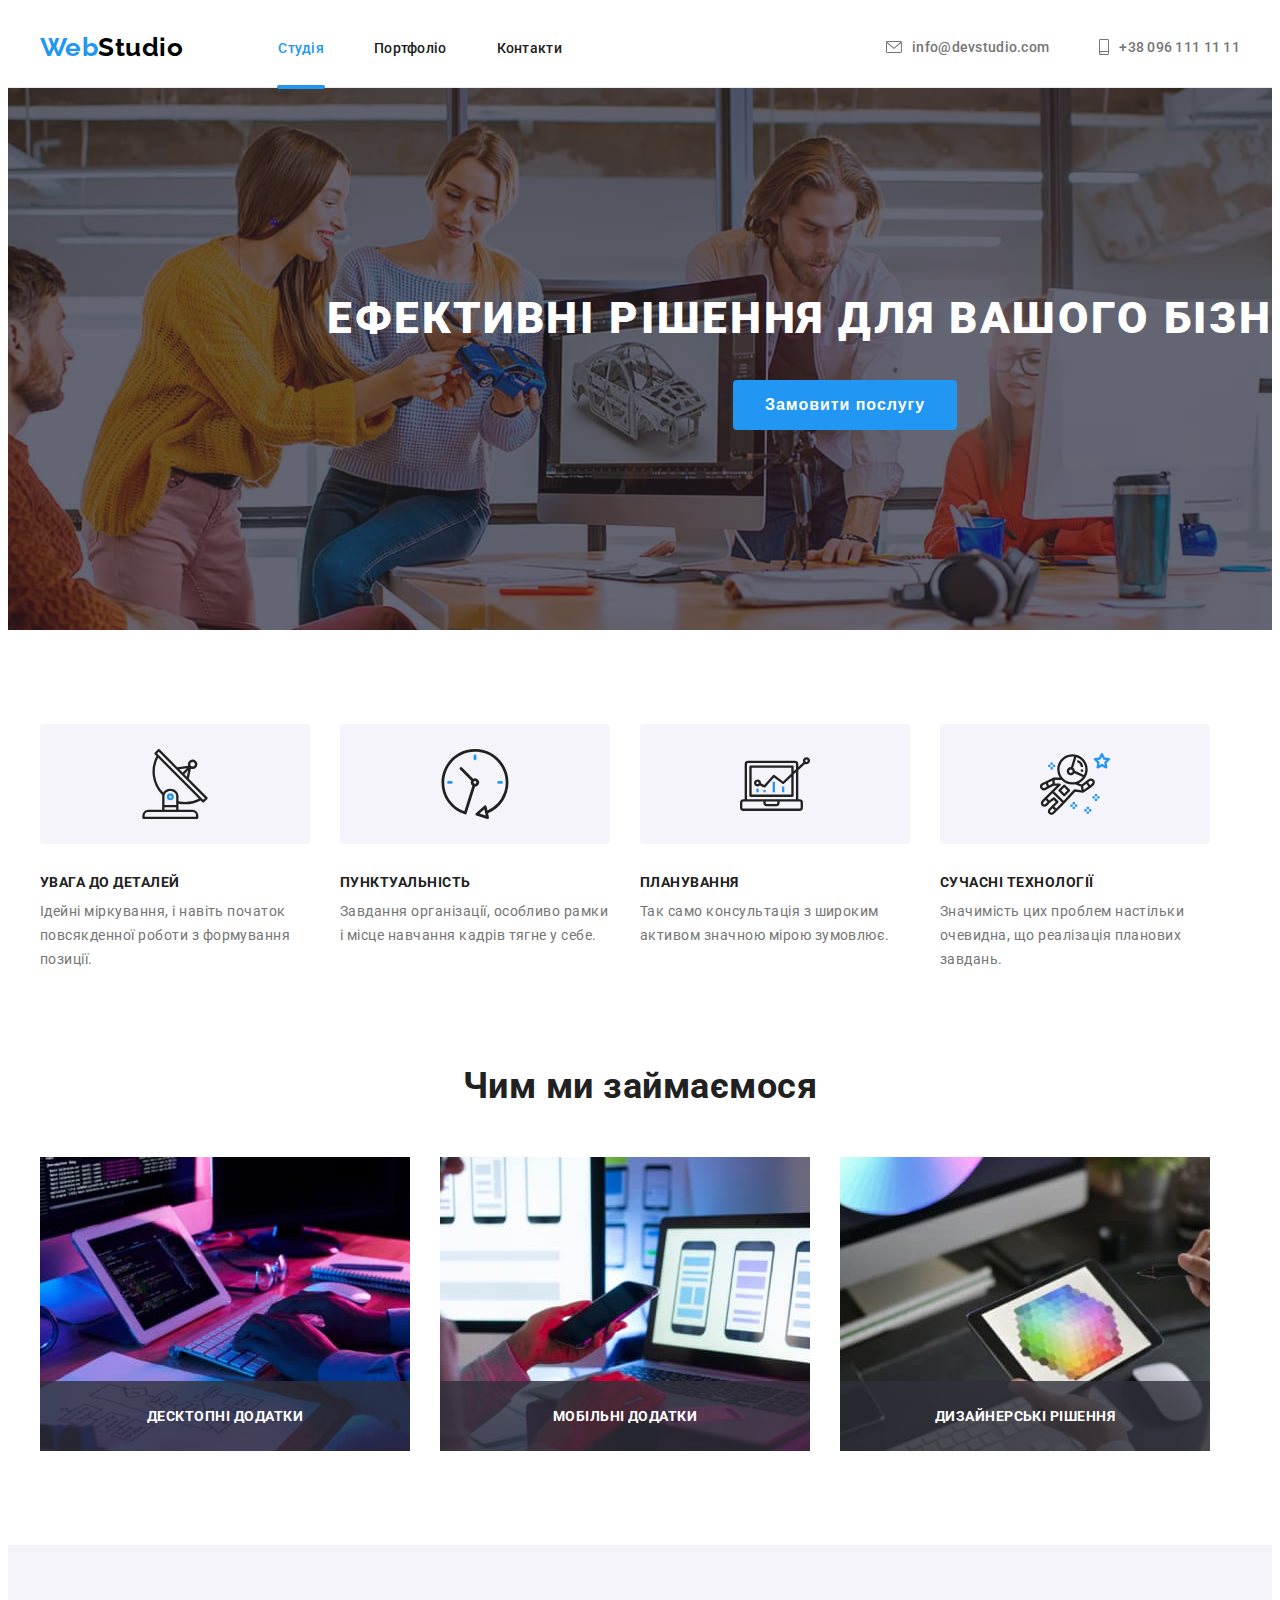
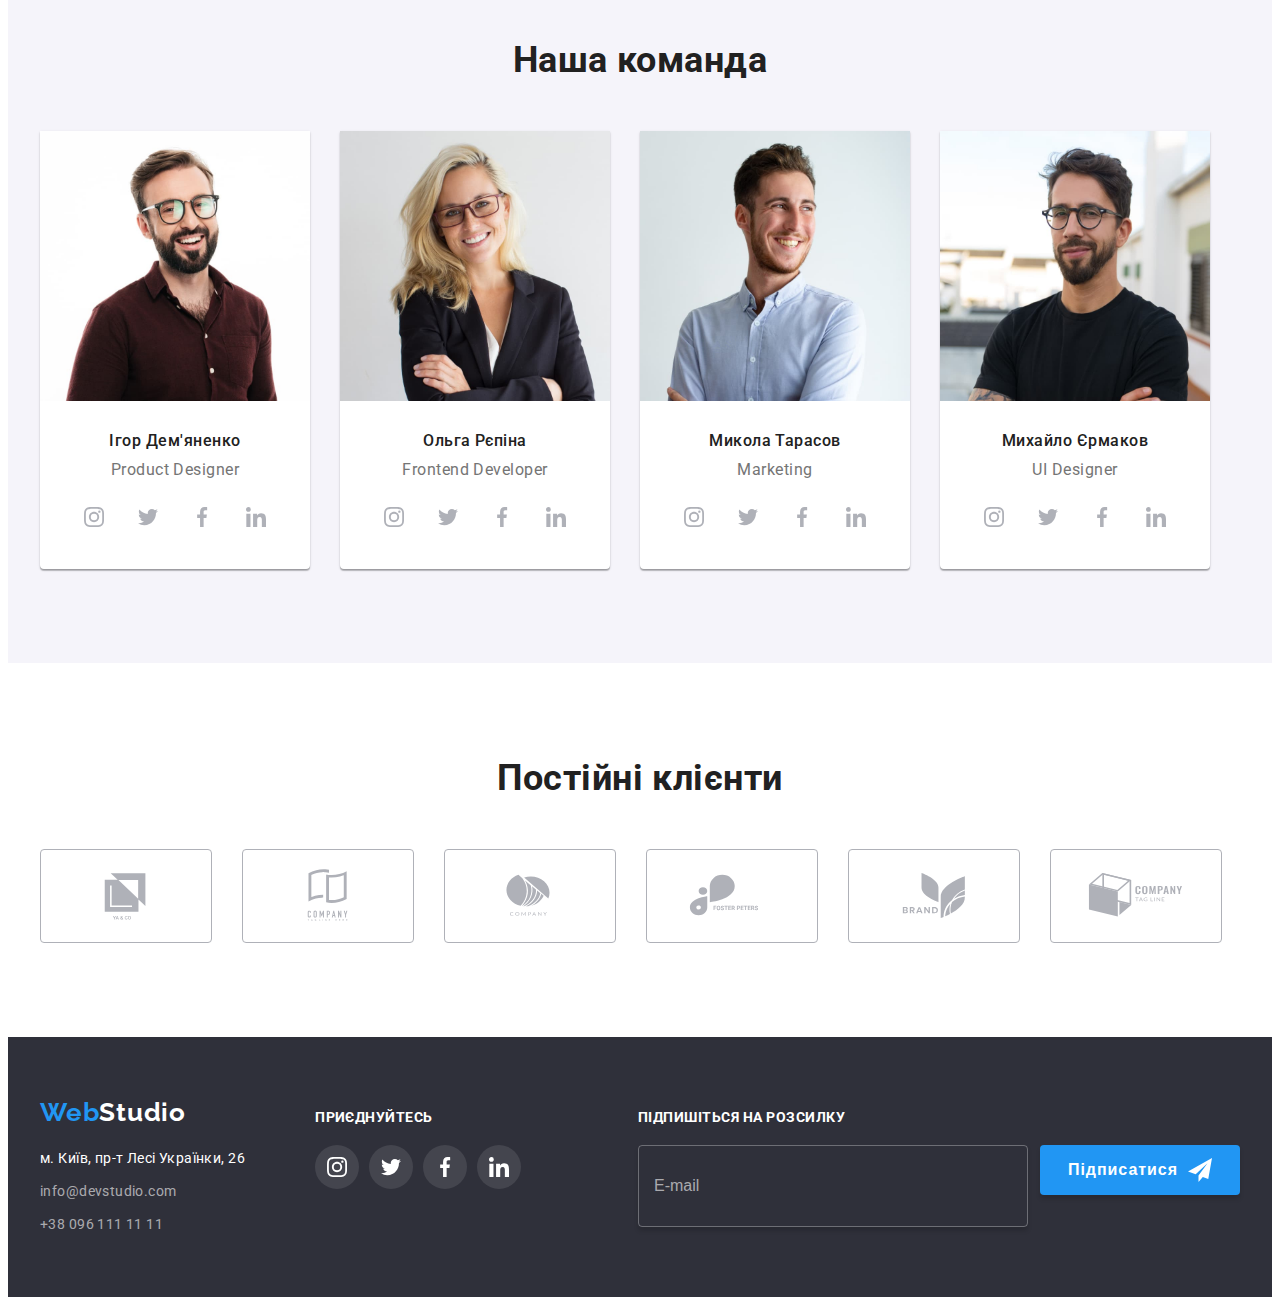
<file: index.html>
<!DOCTYPE html>
<html lang="uk">
<head>
    <meta charset="UTF-8">
    <meta http-equiv="X-UA-Compatible" content="IE=edge">
    <meta name="viewport" content="width=device-width, initial-scale=1.0">

    <link rel="preconnect" href="https://fonts.gstatic.com" crossorigin>
    <link href="https://fonts.googleapis.com/css2?family=Raleway:wght@700&family=Roboto:wght@400;500;700;900&display=swap" rel="stylesheet">
    
    <!-- Modern normalize -->
    <link rel="stylesheet" href="https://cdnjs.cloudflare.com/ajax/libs/modern-normalize/1.1.0/modern-normalize.min.css" integrity="sha512-wpPYUAdjBVSE4KJnH1VR1HeZfpl1ub8YT/NKx4PuQ5NmX2tKuGu6U/JRp5y+Y8XG2tV+wKQpNHVUX03MfMFn9Q==" crossorigin="anonymous" referrerpolicy="no-referrer">
    
    <link rel="stylesheet" href="./css/style.css">

    <title>HomeWork</title>
</head>
<body>

    <!--  Header  -->
    <header class="header-section">
        <div class="container">
            <nav class="navigation">
                <a class="logo-header" href="index.html"><span class="logo-header-blue">Web</span>Studio</a>
                <ul class="nav-menu">
                    <li class="nav-menu-element"><a class="nav-menu-link current" href="./index.html">Студія</a></li>
                    <li class="nav-menu-element"><a class="nav-menu-link" href="./portfolio.html">Портфоліо</a></li>
                    <li class="nav-menu-element"><a class="nav-menu-link" href="">Контакти</a></li>
                </ul>
                <ul class="nav-contacts">
                    <li class="nav-contacts-element">
                        <a class="nav-contacts-link" href="mailto:info@devstudio.com">
                            <svg class="contacts-icon" width="16" height="12">
                                <use href="./img/icons.svg#mail"></use>
                            </svg>
                            info@devstudio.com
                        </a>
                    </li>
                    <li class="nav-contacts-element">
                        <a class="nav-contacts-link" href="tel:+380961111111">
                            <svg class="contacts-icon" width="10" height="16">
                              <use href="./img/icons.svg#smartphone"></use>
                            </svg>
                            +38 096 111 11 11
                        </a>
                    </li>
                </ul>
            </nav>
        </div>
    </header>
    <main>

        <!--  Hero  -->
        <section class="hero">
            <div class="hero-container container">
                <h1 class="hero-heading">Ефективні рішення для вашого бізнесу</h1>
                <button class="hero-button" type="button" data-modal-open>Замовити послугу</button>
            </div>
        </section>

        <!--  Features  -->
        <section class="features">
            <div class="container">
                <h2 class="visually-hidden">Особливості</h2>
                <ul class="features-list">
                    <li class="features-element">
                        <div class="features-icon">
                            <svg class="" width="70" height="70">
                                <use href="./img/icons.svg#antenna"></use>
                            </svg>
                        </div>
                        <h3 class="features-heading">Увага до деталей</h3>
                        <p class="features-text">Ідейні міркування, і навіть початок повсякденної роботи з формування позиції.</p>
                    </li>
                    <li class="features-element">
                        <div class="features-icon">
                            <svg class="" width="70" height="70">
                                <use href="./img/icons.svg#clock"></use>
                            </svg>
                        </div>
                        <h3 class="features-heading">Пунктуальність</h3>
                        <p class="features-text">Завдання організації, особливо рамки і місце навчання кадрів тягне у себе.</p>
                    </li>
                    <li class="features-element">
                        <div class="features-icon">
                            <svg class="" width="70" height="70">
                                <use href="./img/icons.svg#diagram"></use>
                            </svg>
                        </div>
                        <h3 class="features-heading">Планування</h3>
                        <p class="features-text">Так само консультація з широким активом значною мірою зумовлює.</p>
                    </li>
                    <li class="features-element">
                        <div class="features-icon">
                            <svg class="" width="70" height="70">
                                <use href="./img/icons.svg#astronaut"></use>
                            </svg>
                        </div>
                        <h3 class="features-heading">Сучасні технології</h3>
                        <p class="features-text">Значимість цих проблем настільки очевидна, що реалізація планових завдань.</p>
                    </li>
                </ul>
            </div>
        </section>

        <!--  What we do  -->
        <section class="work">
            <div class="container">
                <h2 class="work-heading">Чим ми займаємося</h2>
                <ul class="work-list">
                    <li class="work-element">
                        <img src="./img/webstudio-img-1.jpg" alt="typing" width="370" height="294">
                        <p class="work-text">Десктопні додатки</p>
                    </li>
                    <li class="work-element">
                        <img src="./img/webstudio-img-2.jpg" alt="design" width="370" height="294">
                        <p class="work-text">Мобільні додатки</p>
                    </li>
                    <li class="work-element">
                        <img src="./img/webstudio-img-3.jpg" alt="color-matching" width="370" height="294">
                        <p class="work-text">Дизайнерські рішення</p>
                    </li>
                </ul>
            </div>
        </section>

        <!--  Our team  -->
        <section class="team">
            <div class="container">
                <h2 class="team-heading">Наша команда</h2>
                <ul class="team-members">
                    <li class="team-member">
                        <img src="./img/member-1.jpg" alt="Ihor Dem`yanenko" width="270" height="270">
                        <div class="member-info">
                            <h3 class="member-name">Ігор Дем'яненко</h3>
                            <p class="member-job">Product Designer</p>
                            <ul class="socials-list">
                                <li class="socials-element">
                                    <a class="socials-link" href="https://www.instagram.com/" target="_blank" rel="noopener nofollow noreferer">
                                        <svg class="socials-icon" width="20" height="20">
                                            <use href="./img/icons.svg#instagram"></use>
                                        </svg>
                                    </a>
                                </li>
                                <li class="socials-element">
                                    <a class="socials-link" href="https://twitter.com/" target="_blank" rel="noopener nofollow noreferer">
                                        <svg class="socials-icon" width="20" height="20">
                                            <use href="./img/icons.svg#twitter"></use>
                                        </svg>
                                    </a>
                                </li>
                                <li class="socials-element">
                                    <a class="socials-link" href="https://m.facebook.com/" target="_blank" rel="noopener nofollow noreferer">
                                        <svg class="socials-icon" width="20" height="20">
                                            <use href="./img/icons.svg#facebook"></use>
                                        </svg>
                                    </a>
                                </li>
                                <li class="socials-element">
                                    <a class="socials-link" href="https://www.linkedin.com/" target="_blank" rel="noopener nofollow noreferer">
                                        <svg class="socials-icon" width="20" height="20">
                                            <use href="./img/icons.svg#linkedin"></use>
                                        </svg>
                                    </a>
                                </li>
                            </ul>
                        </div>
                    </li>
                    <li class="team-member">
                        <img src="./img/member-2.jpg" alt="Olha Repina" width="270" height="270">
                        <div class="member-info">
                            <h3 class="member-name">Ольга Рєпіна</h3>
                            <p class="member-job">Frontend Developer</p>
                            <ul class="socials-list">
                                <li class="socials-element">
                                    <a class="socials-link" href="https://www.instagram.com/" target="_blank" rel="noopener nofollow noreferer">
                                        <svg class="socials-icon" width="20" height="20">
                                            <use href="./img/icons.svg#instagram"></use>
                                        </svg>
                                    </a>
                                </li>
                                <li class="socials-element">
                                    <a class="socials-link" href="https://twitter.com/" target="_blank" rel="noopener nofollow noreferer">
                                        <svg class="socials-icon" width="20" height="20">
                                            <use href="./img/icons.svg#twitter"></use>
                                        </svg>
                                    </a>
                                </li>
                                <li class="socials-element">
                                    <a class="socials-link" href="https://m.facebook.com/" target="_blank" rel="noopener nofollow noreferer">
                                        <svg class="socials-icon" width="20" height="20">
                                            <use href="./img/icons.svg#facebook"></use>
                                        </svg>
                                    </a>
                                </li>
                                <li class="socials-element">
                                    <a class="socials-link" href="https://www.linkedin.com/" target="_blank" rel="noopener nofollow noreferer">
                                        <svg class="socials-icon" width="20" height="20">
                                            <use href="./img/icons.svg#linkedin"></use>
                                        </svg>
                                    </a>
                                </li>
                            </ul>
                        </div>
                    </li>
                    <li class="team-member">
                        <img src="./img/member-3.jpg" alt="Mikola Tarasov" width="270" height="270">
                        <div class="member-info">
                            <h3 class="member-name">Микола Тарасов</h3>
                            <p class="member-job">Marketing</p>
                            <ul class="socials-list">
                                <li class="socials-element">
                                    <a class="socials-link" href="https://www.instagram.com/" target="_blank" rel="noopener nofollow noreferer">
                                        <svg class="socials-icon" width="20" height="20">
                                            <use href="./img/icons.svg#instagram"></use>
                                        </svg>
                                    </a>
                                </li>
                                <li class="socials-element">
                                    <a class="socials-link" href="https://twitter.com/" target="_blank" rel="noopener nofollow noreferer">
                                        <svg class="socials-icon" width="20" height="20">
                                            <use href="./img/icons.svg#twitter"></use>
                                        </svg>
                                    </a>
                                </li>
                                <li class="socials-element">
                                    <a class="socials-link" href="https://m.facebook.com/" target="_blank" rel="noopener nofollow noreferer">
                                        <svg class="socials-icon" width="20" height="20">
                                            <use href="./img/icons.svg#facebook"></use>
                                        </svg>
                                    </a>
                                </li>
                                <li class="socials-element">
                                    <a class="socials-link" href="https://www.linkedin.com/" target="_blank" rel="noopener nofollow noreferer">
                                        <svg class="socials-icon" width="20" height="20">
                                            <use href="./img/icons.svg#linkedin"></use>
                                        </svg>
                                    </a>
                                </li>
                            </ul>
                        </div>
                    </li>
                    <li class="team-member">
                        <img src="./img/member-4.jpg" alt="Mykhaylo Ermakov" width="270" height="270">
                        <div class="member-info">
                            <h3 class="member-name">Михайло Єрмаков</h3>
                            <p class="member-job">UI Designer</p>
                            <ul class="socials-list">
                                <li class="socials-element">
                                    <a class="socials-link" href="https://www.instagram.com/" target="_blank" rel="noopener nofollow noreferer">
                                        <svg class="socials-icon" width="20" height="20">
                                            <use href="./img/icons.svg#instagram"></use>
                                        </svg>
                                    </a>
                                </li>
                                <li class="socials-element">
                                    <a class="socials-link" href="https://twitter.com/" target="_blank" rel="noopener nofollow noreferer">
                                        <svg class="socials-icon" width="20" height="20">
                                            <use href="./img/icons.svg#twitter"></use>
                                        </svg>
                                    </a>
                                </li>
                                <li class="socials-element">
                                    <a class="socials-link" href="https://m.facebook.com/" target="_blank" rel="noopener nofollow noreferer">
                                        <svg class="socials-icon" width="20" height="20">
                                            <use href="./img/icons.svg#facebook"></use>
                                        </svg>
                                    </a>
                                </li>
                                <li class="socials-element">
                                    <a class="socials-link" href="https://www.linkedin.com/" target="_blank" rel="noopener nofollow noreferer">
                                        <svg class="socials-icon" width="20" height="20">
                                            <use href="./img/icons.svg#linkedin"></use>
                                        </svg>
                                    </a>
                                </li>
                            </ul>
                        </div>
                    </li>
                </ul>
            </div>
        </section>

        <!--  Clients  -->
        <section class="clients">
            <div class="container">
                <h2 class="clients-heading">Постійні клієнти</h2>
                <ul class="clients-list">
                    <li class="clients-element">
                        <a class="clients-link" href="" target="_blank" rel="noopener nofollow noreferer">
                            <svg class="clients-icon" width="106" height="60">
                                <use href="./img/icons.svg#logo-1"></use>
                            </svg>        
                        </a>
                    </li>
                    <li class="clients-element">
                        <a class="clients-link" href="" target="_blank" rel="noopener nofollow noreferer">
                            <svg class="clients-icon" width="106" height="60">
                                <use href="./img/icons.svg#logo-2"></use>
                            </svg>        
                        </a>
                    </li>
                    <li class="clients-element">
                        <a class="clients-link" href="" target="_blank" rel="noopener nofollow noreferer">
                            <svg class="clients-icon" width="106" height="60">
                                <use href="./img/icons.svg#logo-3"></use>
                            </svg>        
                        </a>
                    </li>
                    <li class="clients-element">
                        <a class="clients-link" href="" target="_blank" rel="noopener nofollow noreferer">
                            <svg class="clients-icon" width="106" height="60">
                                <use href="./img/icons.svg#logo-4"></use>
                            </svg>        
                        </a>
                    </li>
                    <li class="clients-element">
                        <a class="clients-link" href="" target="_blank" rel="noopener nofollow noreferer">
                            <svg class="clients-icon" width="106" height="60">
                                <use href="./img/icons.svg#logo-5"></use>
                            </svg>        
                        </a>
                    </li>
                    <li class="clients-element">
                        <a class="clients-link" href="" target="_blank" rel="noopener nofollow noreferer">
                            <svg class="clients-icon" width="106" height="60">
                                <use href="./img/icons.svg#logo-6"></use>
                            </svg>        
                        </a>
                    </li>
                </ul>
            </div>
        </section>
    </main>

    <!--  Footer  -->
    <footer class="footer-section">
        <div class="footer-container container">
            <div>
                <a class="logo-footer" href="index.html"><span class="logo-footer-blue">Web</span>Studio</a>
                <address>
                    <ul class="address-info">
                        <li class="address-info-element"><a class="footer-contacts footer-contacts-map" href="https://goo.gl/maps/MACRbHeHQyC5bs3L6">м. Київ, пр-т Лесі Українки, 26</a></li>
                        <li class="address-info-element"><a class="footer-contacts footer-contacts-info" href="mailto:info@devstudio.com">info@devstudio.com</a></li>
                        <li class="address-info-element"><a class="footer-contacts footer-contacts-info" href="tel:+380961111111">+38 096 111 11 11</a></li>
                    </ul>
                </address>
            </div>
            <div class="footer-socials">
                <p class="footer-socials-heading">Приєднуйтесь</p>
                <ul class="footer-socials-list">
                    <li class="footer-socials-element">
                        <a class="footer-socials-link" href="https://www.instagram.com/" target="_blank" rel="noopener nofollow noreferer">
                            <svg class="footer-socials-icon" width="20" height="20">
                                <use href="./img/icons.svg#instagram"></use>
                            </svg>
                        </a>
                    </li>
                    <li class="footer-socials-element">
                        <a class="footer-socials-link" href="https://twitter.com/" target="_blank" rel="noopener nofollow noreferer">
                            <svg class="footer-socials-icon" width="20" height="20">
                                <use href="./img/icons.svg#twitter"></use>
                            </svg>
                        </a>
                    </li>
                    <li class="footer-socials-element">
                        <a class="footer-socials-link" href="https://m.facebook.com/" target="_blank" rel="noopener nofollow noreferer">
                            <svg class="footer-socials-icon" width="20" height="20">
                                <use href="./img/icons.svg#facebook"></use>
                            </svg>
                        </a>
                    </li>
                    <li class="footer-socials-element">
                        <a class="footer-socials-link" href="https://www.linkedin.com/" target="_blank" rel="noopener nofollow noreferer">
                            <svg class="footer-socials-icon" width="20" height="20">
                                <use href="./img/icons.svg#linkedin"></use>
                            </svg>
                        </a>
                    </li>
                </ul>
            </div>
            <div class="footer-form">
                <p class="footer-form-heading">Підпишіться на розсилку</p>
                <form class="footer-form-group" name="footer_form">
                    <input class="footer-form-field" type="email" name="user_email" placeholder="E-mail" required>
                    <button class="footer-form-button" type="submit">
                        <span class="footer-form-button-text">Підписатися</span>
                        <svg class="footer-form-button-icon" width="24" height="24">
                            <use href="./img/icons.svg#form-send"></use>
                        </svg>
                    </button>
                </form>
            </div>
        </div>
    </footer>

    <!--  Modal window  -->
    <div class="backdrop is-hidden" data-modal>
        <div class="modal">
            <button class="modal-button" type="button" data-modal-close>
                <svg class="modal-button-icon" width="11" height="11">
                    <use href="./img/icons.svg#close"></use>
                </svg>
            </button>
            <p class="modal-heading">Залиште свої дані, ми вам передзвонимо</p>
            <form class="modal-form" name="modal_form">
                <label class="modal-form-group">
                    <span class="modal-form-label">Ім'я</span>
                    <input class="modal-form-field" type="text" name="user_name" required>
                    <svg class="modal-form-icon" width="18" height="18">
                        <use href="./img/icons.svg#form-name"></use>
                    </svg>
                </label>
                <label class="modal-form-group">
                    <span class="modal-form-label">Телефон</span>
                    <input class="modal-form-field" type="tel" name="user_phone" required>
                    <svg class="modal-form-icon" width="18" height="18">
                        <use href="./img/icons.svg#form-phone"></use>
                    </svg>
                </label>
                <label class="modal-form-group">
                    <span class="modal-form-label">Пошта</span>
                    <input class="modal-form-field" type="email" name="user_email" required>
                    <svg class="modal-form-icon" width="18" height="18">
                        <use href="./img/icons.svg#form-email"></use>
                    </svg>
                </label>
                <label class="modal-form-group">
                    <span class="modal-form-label">Коментар</span>
                    <textarea class="modal-form-message" name="user_message" rows="6" placeholder="Введіть текст" ></textarea>
                </label>
                <label class="modal-form-agreement">
                    <input class="modal-form-checkbox" type="checkbox" name="user_agreement" required>
                    <span class="modal-form-checkbox-text">
                        Погоджуюся з розсилкою та приймаю 
                        <a class="modal-form-agreement-link" href="">Умови договору</a>
                    </span>
                </label>
                <button class="modal-form-button" type="submit">Відправити</button>
            </form>
        </div>
    </div>

    <script src="./js/modal.js"></script>
</body>
</html>
</file>
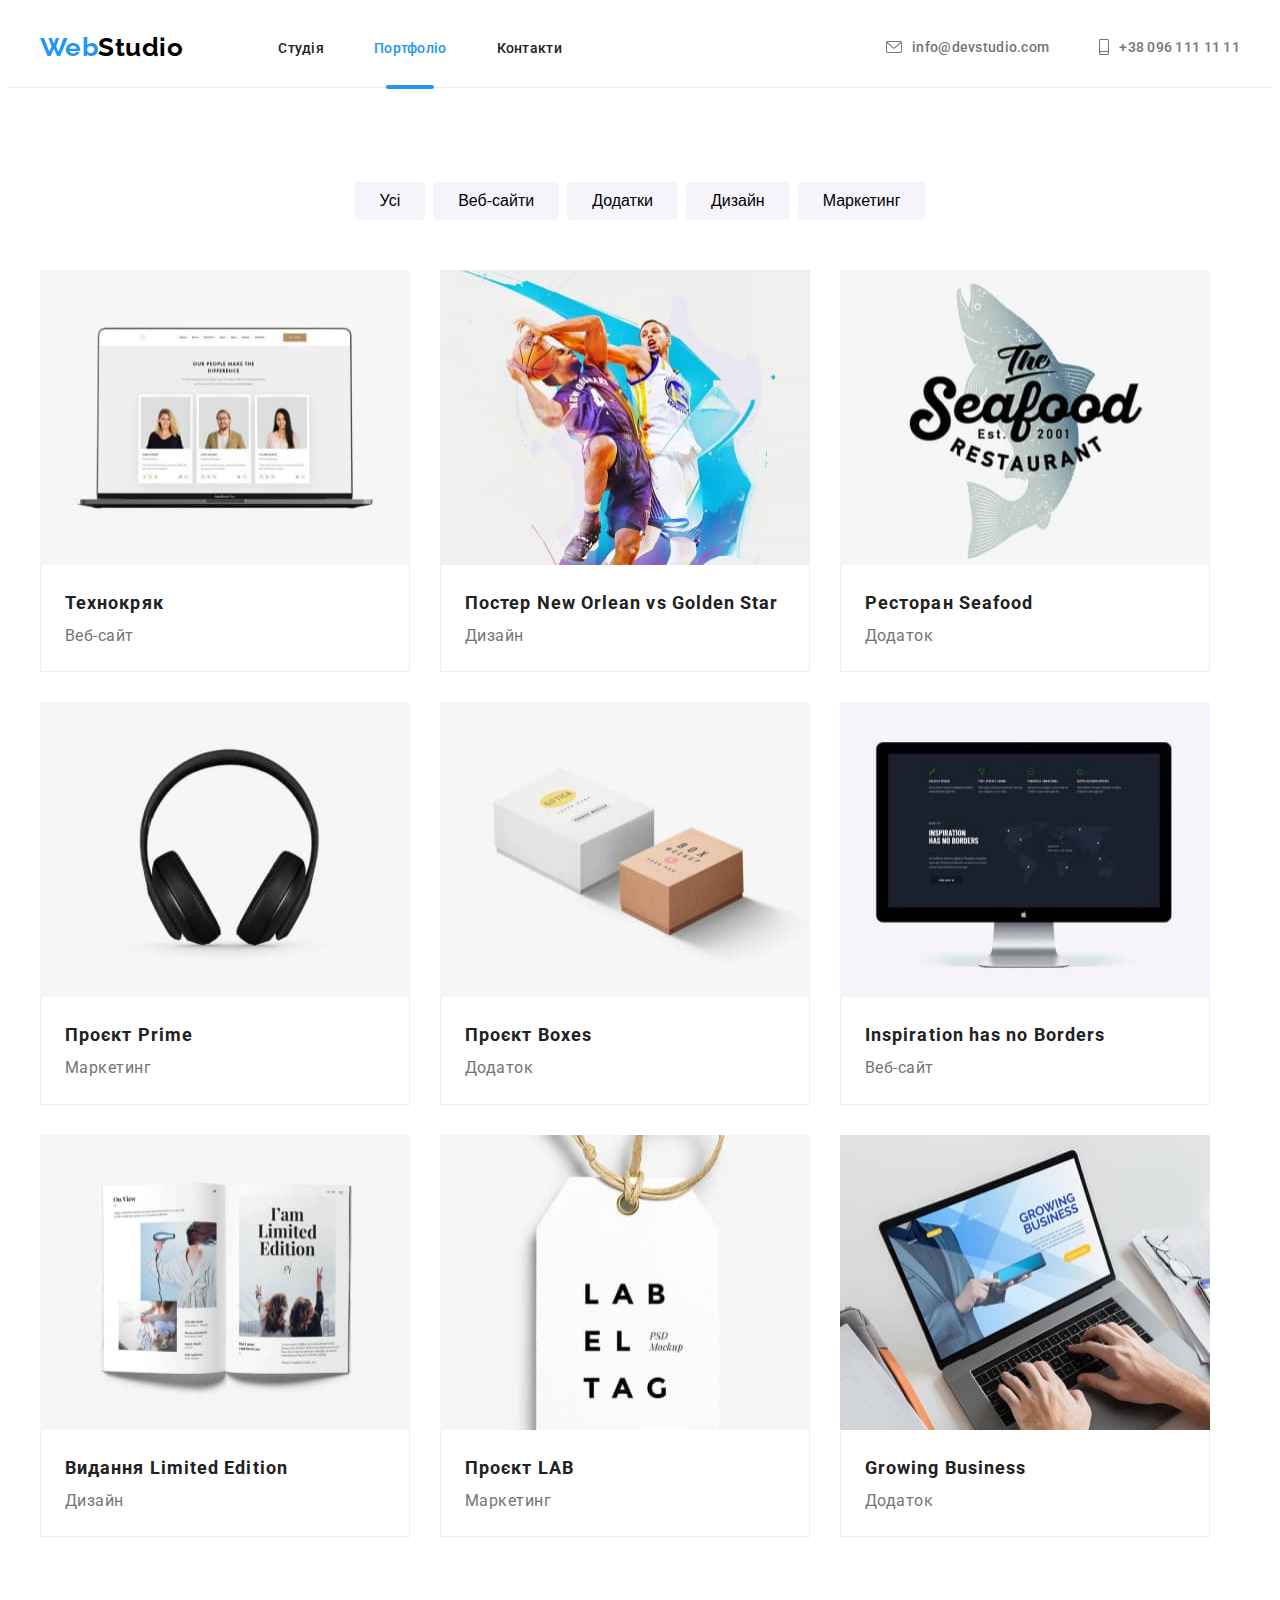
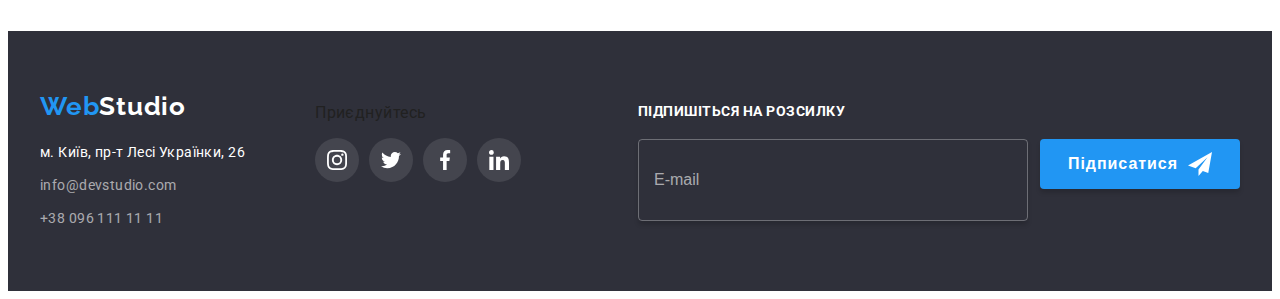
<file: portfolio.html>
<!DOCTYPE html>
<html lang="uk">
<head>
    <meta charset="UTF-8">
    <meta http-equiv="X-UA-Compatible" content="IE=edge">
    <meta name="viewport" content="width=device-width, initial-scale=1.0">
    
    <link rel="preconnect" href="https://fonts.gstatic.com" crossorigin>
    <link href="https://fonts.googleapis.com/css2?family=Raleway:wght@700&family=Roboto:wght@400;500;700;900&display=swap" rel="stylesheet">

    <!-- Modern normalize -->
    <link rel="stylesheet" href="https://cdnjs.cloudflare.com/ajax/libs/modern-normalize/1.1.0/modern-normalize.min.css" integrity="sha512-wpPYUAdjBVSE4KJnH1VR1HeZfpl1ub8YT/NKx4PuQ5NmX2tKuGu6U/JRp5y+Y8XG2tV+wKQpNHVUX03MfMFn9Q==" crossorigin="anonymous" referrerpolicy="no-referrer">
    
    <link rel="stylesheet" href="./css/style.css">

    <title>Portfolio</title>
</head>
<body>
    
    <!--  Header  -->
    <header class="header-section">
        <div class="container">
            <nav class="navigation">
                <a class="logo-header" href="index.html"><span class="logo-header-blue">Web</span>Studio</a>
                <ul class="nav-menu">
                    <li class="nav-menu-element"><a class="nav-menu-link" href="./index.html">Студія</a></li>
                    <li class="nav-menu-element"><a class="nav-menu-link current" href="./portfolio.html">Портфоліо</a></li>
                    <li class="nav-menu-element"><a class="nav-menu-link" href="">Контакти</a></li>
                </ul>
                <ul class="nav-contacts">
                    <li class="nav-contacts-element">
                        <a class="nav-contacts-link" href="mailto:info@devstudio.com">
                            <svg class="contacts-icon" width="16" height="12">
                                <use href="./img/icons.svg#mail"></use>
                            </svg>
                            info@devstudio.com
                        </a></li>
                    <li class="nav-contacts-element">
                        <a class="nav-contacts-link" href="tel:+380961111111">
                            <svg class="contacts-icon" width="10" height="16">
                              <use href="./img/icons.svg#smartphone"></use>
                            </svg>
                            +38 096 111 11 11
                        </a>
                    </li>
                </ul>
            </nav>
        </div>
    </header>
    <main>
        <!--  Portfolio  -->
        <section class="portfolio">
            <div class="portfolio-container container">
                <h1 class="visually-hidden">Портфоліо</h1>
                <ul class="filters-list">
                    <li class="filters-element"><button class="filters-button" type="button">Усі</button></li>
                    <li class="filters-element"><button class="filters-button" type="button">Веб-сайти</button></li>
                    <li class="filters-element"><button class="filters-button" type="button">Додатки</button></li>
                    <li class="filters-element"><button class="filters-button" type="button">Дизайн</button></li>
                    <li class="filters-element"><button class="filters-button" type="button">Маркетинг</button></li>
                </ul>
                <ul class="portfolio-list">
                    <li class="portfolio-element">
                        <a class="portfolio-link" href="">
                            <div class="portfolio-thumb">
                                <img src="./img/portfolio-1.jpg" alt="web-site" width="370" height="295">
                                <div class="overlay">
                                    <p class="overlay-text">
                                        Ресурс пропонує комплексні пропозиції з різним рівнем функціоналу та сервісів. Все це дозволить відвідувачу отримати вичерпні відомості про компанію чи приватну особу.
                                    </p>
                                </div>
                            </div>
                            <div class="portfolio-text">
                                <h2 class="portfolio-link-heading">Технокряк</h2>
                                <p class="portfolio-link-text">Веб-сайт</p>
                            </div>
                        </a>
                    </li>
                    <li class="portfolio-element">
                        <a class="portfolio-link" href="">
                            <div class="portfolio-thumb">
                                <img src="./img/portfolio-2.jpg" alt="poster" width="370" height="295">
                                <div class="overlay">
                                    <p class="overlay-text">
                                        Ресурс пропонує комплексні пропозиції з різним рівнем функціоналу та сервісів. Все це дозволить відвідувачу отримати вичерпні відомості про компанію чи приватну особу.
                                    </p>
                                </div>
                            </div>
                            <div class="portfolio-text">
                                <h2 class="portfolio-link-heading">Постер New Orlean vs Golden Star</h2>
                                <p class="portfolio-link-text">Дизайн</p>
                            </div>
                        </a>
                    </li>
                    <li class="portfolio-element">
                        <a class="portfolio-link" href="">
                            <div class="portfolio-thumb">
                                <img src="./img/portfolio-3.jpg" alt="restaurant-logo" width="370" height="295">
                                <div class="overlay">
                                    <p class="overlay-text">
                                        Ресурс пропонує комплексні пропозиції з різним рівнем функціоналу та сервісів. Все це дозволить відвідувачу отримати вичерпні відомості про компанію чи приватну особу.
                                    </p>
                                </div>
                            </div>
                            <div class="portfolio-text">
                                <h2 class="portfolio-link-heading">Ресторан Seafood</h2>
                                <p class="portfolio-link-text">Додаток</p>
                            </div>
                        </a>
                    </li>
                    <li class="portfolio-element">
                        <a class="portfolio-link" href="">
                            <div class="portfolio-thumb">
                                <img src="./img/portfolio-4.jpg" alt="headphones" width="370" height="295">
                                <div class="overlay">
                                    <p class="overlay-text">
                                        Ресурс пропонує комплексні пропозиції з різним рівнем функціоналу та сервісів. Все це дозволить відвідувачу отримати вичерпні відомості про компанію чи приватну особу.
                                    </p>
                                </div>
                            </div>
                            <div class="portfolio-text">
                                <h2 class="portfolio-link-heading">Проєкт Prime</h2>
                                <p class="portfolio-link-text">Маркетинг</p>
                            </div>
                        </a>
                    </li>
                    <li class="portfolio-element">
                        <a class="portfolio-link" href="">
                            <div class="portfolio-thumb">
                                <img src="./img/portfolio-5.jpg" alt="boxes" width="370" height="295">
                                <div class="overlay">
                                    <p class="overlay-text">
                                        Ресурс пропонує комплексні пропозиції з різним рівнем функціоналу та сервісів. Все це дозволить відвідувачу отримати вичерпні відомості про компанію чи приватну особу.
                                    </p>
                                </div>
                            </div>
                            <div class="portfolio-text">
                                <h2 class="portfolio-link-heading">Проєкт Boxes</h2>
                                <p class="portfolio-link-text">Додаток</p>
                            </div>
                        </a>
                    </li>
                    <li class="portfolio-element">
                        <a class="portfolio-link" href="">
                            <div class="portfolio-thumb">
                                <img src="./img/portfolio-6.jpg" alt="site-on-iMac" width="370" height="295">
                                <div class="overlay">
                                    <p class="overlay-text">
                                        Ресурс пропонує комплексні пропозиції з різним рівнем функціоналу та сервісів. Все це дозволить відвідувачу отримати вичерпні відомості про компанію чи приватну особу.
                                    </p>
                                </div>
                            </div>
                            <div class="portfolio-text">
                                <h2 class="portfolio-link-heading">Inspiration has no Borders</h2>
                                <p class="portfolio-link-text">Веб-сайт</p>
                            </div>
                        </a>
                    </li>
                    <li class="portfolio-element">
                        <a class="portfolio-link" href="">
                            <div class="portfolio-thumb">
                                <img src="./img/portfolio-7.jpg" alt="book" width="370" height="295">
                                <div class="overlay">
                                    <p class="overlay-text">
                                        Ресурс пропонує комплексні пропозиції з різним рівнем функціоналу та сервісів. Все це дозволить відвідувачу отримати вичерпні відомості про компанію чи приватну особу.
                                    </p>
                                </div>
                            </div>
                            <div class="portfolio-text">
                                <h2 class="portfolio-link-heading">Видання Limited Edition</h2>
                                <p class="portfolio-link-text">Дизайн</p>
                            </div>
                        </a>
                    </li>
                    <li class="portfolio-element">
                        <a class="portfolio-link" href="">
                            <div class="portfolio-thumb">
                                <img src="./img/portfolio-8.jpg" alt="label" width="370" height="295">
                                <div class="overlay">
                                    <p class="overlay-text">
                                        Ресурс пропонує комплексні пропозиції з різним рівнем функціоналу та сервісів. Все це дозволить відвідувачу отримати вичерпні відомості про компанію чи приватну особу.
                                    </p>
                                </div>
                            </div>
                            <div class="portfolio-text">
                                <h2 class="portfolio-link-heading">Проєкт LAB</h2>
                                <p class="portfolio-link-text">Маркетинг</p>
                            </div>
                        </a>
                    </li>
                    <li class="portfolio-element">
                        <a class="portfolio-link" href="">
                            <div class="portfolio-thumb">
                                <img src="./img/portfolio-9.jpg" alt="typing" width="370" height="295">
                                <div class="overlay">
                                    <p class="overlay-text">
                                        Ресурс пропонує комплексні пропозиції з різним рівнем функціоналу та сервісів. Все це дозволить відвідувачу отримати вичерпні відомості про компанію чи приватну особу.
                                    </p>
                                </div>
                            </div>
                            <div class="portfolio-text">
                                <h2 class="portfolio-link-heading">Growing Business</h2>
                                <p class="portfolio-link-text">Додаток</p>
                            </div>
                        </a>
                    </li>
                </ul>
            </div>
        </section>
    </main>
    <!--  Footer  -->
    <footer class="footer-section">
        <div class="footer-container container">
            <div>
                <a class="logo-footer" href="index.html"><span class="logo-footer-blue">Web</span>Studio</a>
                <address>
                    <ul class="address-info">
                        <li class="address-info-element"><a class="footer-contacts footer-contacts-map" href="https://goo.gl/maps/MACRbHeHQyC5bs3L6">м. Київ, пр-т Лесі Українки, 26</a></li>
                        <li class="address-info-element"><a class="footer-contacts footer-contacts-info" href="mailto:info@devstudio.com">info@devstudio.com</a></li>
                        <li class="address-info-element"><a class="footer-contacts footer-contacts-info" href="tel:+380961111111">+38 096 111 11 11</a></li>
                    </ul>
                </address>
            </div>
            <div class="footer-socials">
                <p class="footer-socials-header">Приєднуйтесь</p>
                <ul class="footer-socials-list">
                    <li class="footer-socials-element">
                        <a class="footer-socials-link" href="https://www.instagram.com/" target="_blank" rel="noopener nofollow noreferer">
                            <svg class="footer-socials-icon" width="20" height="20">
                                <use href="./img/icons.svg#instagram"></use>
                            </svg>
                        </a>
                    </li>
                    <li class="footer-socials-element">
                        <a class="footer-socials-link" href="https://twitter.com/" target="_blank" rel="noopener nofollow noreferer">
                            <svg class="footer-socials-icon" width="20" height="20">
                                <use href="./img/icons.svg#twitter"></use>
                            </svg>
                        </a>
                    </li>
                    <li class="footer-socials-element">
                        <a class="footer-socials-link" href="https://m.facebook.com/" target="_blank" rel="noopener nofollow noreferer">
                            <svg class="footer-socials-icon" width="20" height="20">
                                <use href="./img/icons.svg#facebook"></use>
                            </svg>
                        </a>
                    </li>
                    <li class="footer-socials-element">
                        <a class="footer-socials-link" href="https://www.linkedin.com/" target="_blank" rel="noopener nofollow noreferer">
                            <svg class="footer-socials-icon" width="20" height="20">
                                <use href="./img/icons.svg#linkedin"></use>
                            </svg>
                        </a>
                    </li>
                </ul>
            </div>
            <div class="footer-form">
                <p class="footer-form-heading">Підпишіться на розсилку</p>
                <form class="footer-form-group" name="footer_form">
                    <input class="footer-form-field" type="email" name="user_email" placeholder="E-mail" required>
                    <button class="footer-form-button" type="submit">
                        <span class="footer-form-button-text">Підписатися</span>
                        <svg class="footer-form-button-icon" width="24" height="24">
                            <use href="./img/icons.svg#form-send"></use>
                        </svg>
                    </button>
                </form>
            </div>
        </div>
    </footer>
</body>
</html>
</file>
<file: css/style.css>
:root {
  /* Background colors */
  --hero-bg-color: #c4c4c4;
  --second-background-color: #2f303a;
  --third-background-color: #f5f4fa;

  /* Text colors */
  --accent-color: #2196f3;
  --active-color: #188ce8;
  --main-text-color: #212121;
  --second-text-color: #757575;
  --third-text-color: white;

  /* Border colors */
  --header-border-color: #ececec;
  --portfolio-border-color: #eeeeee;

  /* Icons colors */
  --icons-color: #afb1b8;

  /* Font sizes */
  --logo-font-size: 26px;
  --font-size-h1: 44px;
  --first-font-size: 36px;
  --second-font-size: 18px;
  --third-font-size: 16px;
  --forth-font-size: 14px;

  /* Letter spaces */
  --main-letter-spacing: 0.03em;
  --second-letter-spacing: 0.02em;
  --third-letter-spacing: 0.06em;
}

/*   General styles   */

body {
  padding: 0;

  background-color: white;
  color: #212121;

  font-family: Roboto, -apple-system, BlinkMacSystemFont, avenir next, avenir,
    segoe ui, helvetica neue, helvetica, Cantarell, Ubuntu, roboto, noto, arial,
    sans-serif;
  letter-spacing: var(--main-letter-spacing);
}
h1,
h2,
h3,
h4,
h5,
h6,
p {
  margin-top: 0;
  margin-bottom: 0;
}
ul {
  display: block;
  margin: 0;
  padding-left: 0;
}
img {
  display: block;
}
.visually-hidden {
  position: absolute;
  white-space: nowrap;
  width: 1px;
  height: 1px;
  overflow: hidden;
  border: 0;
  padding: 0;
  clip: rect(0 0 0 0);
  clip-path: inset(50%);
  margin: -1px;
}

/*--------Index styles--------*/

.container {
  width: 1200px;

  margin: 0 auto;
  padding-left: 15px;
  padding-right: 15px;
}

/*   Header styles   */

.header-section {
  border-bottom: 1px solid var(--header-border-color);
}

.logo-header {
  margin-right: 95px;

  color: black;

  text-decoration: none;
  font-family: Raleway, -apple-system, BlinkMacSystemFont, avenir next, avenir,
    segoe ui, helvetica neue, helvetica, Cantarell, Ubuntu, roboto, noto, arial,
    sans-serif;
  font-size: var(--logo-font-size);
  font-weight: 700;
}
.logo-header-blue {
  color: var(--accent-color);
}

.navigation {
  display: flex;
  align-items: center;

  padding-top: 24px;
  padding-bottom: 25px;
}

.nav-menu {
  display: flex;
  list-style: none;
}
.nav-menu-element {
  position: relative;
  margin-right: 50px;
}
.nav-menu-element:last-child {
  margin-right: 0;
}
.nav-menu-link {
  color: var(--main-text-color);

  text-decoration: none;
  font-size: var(--forth-font-size);
  font-weight: 500;
  letter-spacing: var(--second-letter-spacing);

  transition-property: color;
  transition-duration: 250ms;
  transition-timing-function: cubic-bezier(0.4, 0, 0.2, 1);
}
.nav-menu-link:hover,
.nav-menu-link:focus {
  color: var(--accent-color);
}
.contacts-icon {
  fill: currentColor;
  margin-right: 10px;
}
.nav-menu .current {
  color: var(--accent-color);
}
.nav-menu .current::after {
  content: "";
  width: 48px;
  height: 4px;

  position: absolute;
  bottom: -32px;
  left: 50%;

  transform: translate(-50%);

  display: block;
  background-color: var(--accent-color);

  border-radius: 2px;
}

.nav-contacts {
  display: flex;
  margin-left: auto;
  list-style: none;
}
.nav-contacts-element {
  margin-right: 50px;
}
.nav-contacts-element:last-child {
  margin-right: 0;
}
.nav-contacts-link {
  display: flex;
  align-items: center;

  color: var(--second-text-color);

  text-decoration: none;
  font-size: var(--forth-font-size);
  font-weight: 500;
  letter-spacing: var(--second-letter-spacing);

  transition-property: color;
  transition-duration: 250ms;
  transition-timing-function: cubic-bezier(0.4, 0, 0.2, 1);
}
.nav-contacts-link:hover,
.nav-contacts-link:focus {
  color: var(--accent-color);
}

/*   Hero styles   */

.hero {
  max-width: 1600px;
  margin-left: auto;
  margin-right: auto;
  padding-top: 200px;
  padding-bottom: 200px;

  background-color: var(--hero-bg-color);
  background-image: linear-gradient(
      rgba(47, 48, 58, 0.4),
      rgba(47, 48, 58, 0.4)
    ),
    url(../img/hero-back.jpg);
  object-fit: contain;
  background-repeat: no-repeat;
  background-position: 50% 0;
}
.hero-container {
  padding-left: 237px;
  padding-right: 237px;

  text-align: center;
}
.hero-heading {
  color: var(--third-text-color);

  text-align: center;
  font-size: var(--font-size-h1);
  font-weight: 900;
  text-transform: uppercase;
  letter-spacing: var(--third-letter-spacing);
  line-height: 1.4;
}
.hero-button {
  margin-top: 30px;
  padding: 10px 32px;

  border: none;
  border-radius: 4px;

  background-color: var(--accent-color);
  color: var(--third-text-color);
  font-size: var(--third-font-size);
  font-weight: 700;
  line-height: 1.9;
  letter-spacing: var(--third-letter-spacing);

  transition-property: background-color, box-shadow;
  transition-duration: 250ms;
  transition-timing-function: cubic-bezier(0.4, 0, 0.2, 1);
}
.hero-button:hover,
.hero-button:focus {
  background-color: var(--active-color);

  box-shadow: 0px 4px 4px rgba(0, 0, 0, 0.15);

  cursor: pointer;
}

/*   Features styles   */

.features {
  padding-top: 94px;
  padding-bottom: 94px;
}
.features-heading {
  margin-top: 30px;
  margin-bottom: 10px;

  font-size: var(--forth-font-size);
  font-weight: 700;
  text-transform: uppercase;
}
.features-list {
  display: flex;

  list-style: none;
}
.features-element {
  width: 270px;

  margin-right: 30px;
}
.features-element:last-child {
  margin-right: 0;
}
.features-icon {
  min-height: 120px;

  background-color: var(--third-background-color);

  display: flex;
  align-items: center;
  justify-content: center;

  border-radius: 4px;
}
.features-text {
  color: var(--second-text-color);

  font-size: var(--forth-font-size);
  line-height: 1.7;
}

/*   What we do styles   */

.work {
  padding-bottom: 94px;
}
.work-heading {
  margin-bottom: 50px;

  text-align: center;
  font-size: var(--first-font-size);
  font-weight: 700;
}
.work-list {
  display: flex;

  list-style: none;
}
.work-element {
  min-width: 370px;
  margin-right: 30px;

  position: relative;
}
.work-element:last-child {
  margin-right: 0;
}
.work-text {
  width: 100%;
  height: 70px;
  margin-top: -70px;

  background-color: rgba(47, 48, 58, 0.8);
  color: var(--third-text-color);

  position: absolute;
  display: flex;
  align-items: center;
  justify-content: center;

  text-transform: uppercase;
  font-size: var(--forth-font-size);
  font-weight: 700;
  line-height: 1.2;
}

/*   Our team styles   */

.team {
  padding-top: 94px;
  padding-bottom: 94px;

  background-color: var(--third-background-color);
}
.team-heading {
  margin-bottom: 50px;

  text-align: center;
  font-size: var(--first-font-size);
  font-weight: 700;
}

.team-members {
  display: flex;

  list-style: none;
}
.team-member {
  margin-right: 30px;
  background-color: white;

  border-bottom-left-radius: 4px;
  border-bottom-right-radius: 4px;

  box-shadow: 0px 1px 3px rgba(0, 0, 0, 0.12), 0px 1px 1px rgba(0, 0, 0, 0.14),
    0px 2px 1px rgba(0, 0, 0, 0.2);
}
.team-member:last-child {
  margin-right: 0;
}
.member-info {
  padding-top: 30px;
  padding-bottom: 30px;
}
.member-name {
  padding-bottom: 10px;

  text-align: center;
  font-size: var(--third-font-size);
  font-weight: 500;
}
.member-job {
  color: var(--second-text-color);

  text-align: center;
}

.socials-list {
  margin-top: 16px;
  padding-left: 32px;
  padding-right: 32px;

  display: flex;
  align-items: center;

  list-style: none;
}
.socials-element {
  margin-right: 10px;
}
.socials-element:last-child {
  margin-right: 0;
}
.socials-link {
  width: 44px;
  height: 44px;
  border-radius: 50%;

  display: flex;
  justify-content: center;
  align-items: center;

  color: var(--icons-color);

  transition-property: color, background-color;
  transition-duration: 250ms;
  transition-timing-function: cubic-bezier(0.4, 0, 0.2, 1);
}
.socials-link:hover,
.socials-link:focus {
  color: var(--third-text-color);
  background-color: var(--accent-color);
}
.socials-icon {
  fill: currentColor;
}

/*   Clients styles   */
.clients {
  padding-top: 94px;
  padding-bottom: 94px;
}

.clients-heading {
  margin-bottom: 50px;

  text-align: center;
  font-size: var(--first-font-size);
  font-weight: 700;
}

.clients-list {
  display: flex;
  list-style: none;
}
.clients-element {
  margin-right: 30px;
}
.clients-element:last-child {
  margin-right: 0;
}
.clients-link {
  width: 170px;
  height: 92px;

  color: var(--icons-color);

  display: flex;
  justify-content: center;
  align-items: center;

  border: 1px solid var(--icons-color);
  border-radius: 4px;

  transition-property: color, border-color;
  transition-duration: 250ms;
  transition-timing-function: cubic-bezier(0.4, 0, 0.2, 1);
}
.clients-link:hover,
.clients-link:focus {
  color: var(--accent-color);
  border-color: var(--accent-color);
}
.clients-icon {
  fill: currentColor;
}

/*   Footer styles  */
.footer-container {
  display: flex;
}
.footer-section {
  padding-top: 60px;
  padding-bottom: 60px;

  background-color: var(--second-background-color);
}
.logo-footer {
  color: var(--third-text-color);

  text-decoration: none;
  font-family: Raleway, -apple-system, BlinkMacSystemFont, avenir next, avenir,
    segoe ui, helvetica neue, helvetica, Cantarell, Ubuntu, roboto, noto, arial,
    sans-serif;
  font-size: var(--logo-font-size);
  font-weight: 700;
  letter-spacing: var(--main-letter-spacing);
}
.logo-footer-blue {
  color: var(--accent-color);
}
.address-info {
  margin-top: 20px;

  list-style: none;
  font-size: var(--forth-font-size);
  font-style: normal;
  line-height: 1.7;
}
.address-info-element {
  margin-bottom: 9px;
}
.address-info-element:last-child {
  margin-bottom: 0;
}
.footer-contacts {
  color: var(--third-text-color);

  text-decoration: none;
  letter-spacing: var(--main-letter-spacing);

  transition-property: color;
  transition-duration: 250ms;
  transition-timing-function: cubic-bezier(0.4, 0, 0.2, 1);
}
.footer-contacts:hover,
.footer-contacts:focus {
  color: var(--accent-color);
}
.footer-contacts-info {
  color: rgba(255, 255, 255, 0.6);

  text-decoration: none;
}

.footer-socials {
  margin-top: 12px;
  margin-left: 70px;
}
.footer-socials-heading {
  margin-bottom: 20px;

  color: var(--third-text-color);

  font-size: var(--forth-font-size);
  font-weight: 700;
  text-transform: uppercase;
}
.footer-socials-list {
  margin-top: 16px;

  display: flex;
  align-items: center;

  list-style: none;
}
.footer-socials-element {
  margin-right: 10px;
}
.footer-socials-element:last-child {
  margin-right: 0;
}
.footer-socials-link {
  width: 44px;
  height: 44px;

  background-color: rgba(255, 255, 255, 0.1);

  border-radius: 50%;

  display: flex;
  justify-content: center;
  align-items: center;

  color: var(--third-text-color);

  transition-property: background-color;
  transition-duration: 250ms;
  transition-timing-function: cubic-bezier(0.4, 0, 0.2, 1);
}
.footer-socials-link:hover,
.footer-socials-link:focus {
  background-color: var(--accent-color);
}
.footer-socials-icon {
  fill: currentColor;
}

.footer-form {
  margin-left: auto;
  padding-top: 12px;
}
.footer-form-heading {
  margin-bottom: 20px;

  color: var(--third-text-color);

  font-size: var(--forth-font-size);
  font-weight: 700;
  text-transform: uppercase;
}
.footer-form-group {
  display: flex;
}
.footer-form-field {
  width: 358px;
  height: 50px;
  padding: 15px;

  color: rgba(255, 255, 255, 0.6);

  background-color: transparent;

  border: 1px solid rgba(255, 255, 255, 0.3);
  border-radius: 4px;
  outline: unset;

  box-shadow: 0px 4px 4px rgba(0, 0, 0, 0.15);

  transition-property: border-width, border-color, color;
  transition-duration: 250ms;
  transition-timing-function: cubic-bezier(0.4, 0, 0.2, 1);
}
.footer-form-field:focus {
  border-width: 1px;
  border-color: var(--accent-color);
  color: var(--third-text-color);
}
.footer-form-field::placeholder {
  color: rgba(255, 255, 255, 0.6);

  font-size: var(--third-font-size);
  line-height: 1.25;
}
.footer-form-button {
  width: 200px;
  height: 50px;
  margin-left: 12px;

  display: inline-flex;
  justify-content: center;
  align-items: center;

  color: var(--third-text-color);
  background-color: var(--accent-color);

  border: none;
  border-radius: 4px;

  box-shadow: 0px 4px 4px rgba(0, 0, 0, 0.15);

  transition-property: background-color;
  transition-duration: 250ms;
  transition-timing-function: cubic-bezier(0.4, 0, 0.2, 1);
}
.footer-form-button:hover,
.footer-form-button:focus {
  background-color: var(--active-color);
  cursor: pointer;
}
.footer-form-button-text {
  margin-right: 10px;

  font-size: var(--third-font-size);
  font-weight: 700;
  line-height: 1.9;
  letter-spacing: var(--third-letter-spacing);
}
.footer-form-button-icon {
  fill: currentColor;
}

/*--------Portfolio styles--------*/

/*   Filters styles   */
.portfolio {
  padding-top: 94px;
  padding-bottom: 94px;
}
.filters-list {
  margin-bottom: 50px;

  display: flex;
  justify-content: center;

  list-style: none;
}
.filters-element {
  margin-right: 8px;
}
.filters-element:last-child {
  margin-right: 0;
}
.filters-button {
  padding: 10px 25px;

  border: none;
  border-radius: 4px;

  background-color: var(--third-background-color);

  font-size: var(--third-font-size);
  font-weight: 500;

  transition-property: background-color, color, box-shadow;
  transition-duration: 250ms;
  transition-timing-function: cubic-bezier(0.4, 0, 0.2, 1);
}
.filters-button:hover,
.filters-button:focus,
.filters-button:active {
  background-color: var(--accent-color);
  color: var(--third-text-color);
  box-shadow: 0px 3px 1px rgba(0, 0, 0, 0.1), 0px 1px 2px rgba(0, 0, 0, 0.08),
    0px 2px 2px rgba(0, 0, 0, 0.12);

  cursor: pointer;
}

/*   Portfolio elements styles   */

.portfolio-list {
  display: flex;
  flex-wrap: wrap;

  list-style: none;
}
.portfolio-element {
  margin-right: 30px;
  margin-bottom: 30px;
}
.portfolio-element:nth-child(3n) {
  margin-right: 0;
}
.portfolio-element:nth-last-child(-n + 3) {
  margin-bottom: 0;
}
.portfolio-link {
  display: inline-block;

  color: var(--main-text-color);

  text-decoration: none;

  transition-property: box-shadow;
  transition-duration: 250ms;
  transition-timing-function: cubic-bezier(0.4, 0, 0.2, 1);
}
.portfolio-link:hover,
.portfolio-link:focus {
  box-shadow: 0px 1px 1px rgba(0, 0, 0, 0.12), 0px 4px 4px rgba(0, 0, 0, 0.06),
    1px 4px 6px rgba(0, 0, 0, 0.16);
}

.portfolio-thumb {
  position: relative;
  overflow: hidden;
}
.overlay {
  width: 100%;
  height: 100%;
  padding-left: 24px;
  padding-right: 24px;

  background-color: rgba(33, 150, 243, 0.9);

  display: flex;
  align-items: center;
  justify-content: center;

  position: absolute;
  top: 1px;
  left: 0;
  transform: translateY(100%);

  transition-property: transform;
  transition-duration: 250ms;
  transition-timing-function: cubic-bezier(0.4, 0, 0.2, 1);
}
.portfolio-link:hover .overlay {
  transform: translateY(0);
}
.overlay-text {
  color: var(--third-text-color);
  font-size: var(--second-font-size);
  line-height: 1.6;
}

.portfolio-text {
  padding: 20px 24px;

  border-bottom: 1px solid var(--portfolio-border-color);
  border-right: 1px solid var(--portfolio-border-color);
  border-left: 1px solid var(--portfolio-border-color);
}
.portfolio-link-heading {
  font-size: var(--second-font-size);
  font-weight: 700;
  line-height: 2;
  letter-spacing: var(--third-letter-spacing);
}
.portfolio-link-text {
  color: var(--second-text-color);

  font-size: var(--third-font-size);
  line-height: 1.9;
}

/*   Modal window style   */
.backdrop {
  width: 100%;
  height: 100%;

  position: fixed;
  top: 0;
  left: 0;

  background-color: rgba(0, 0, 0, 0.2);

  transition-duration: 250ms;
}
.backdrop.is-hidden {
  opacity: 0;
  visibility: hidden;
  pointer-events: none;
}
.modal {
  width: 528px;
  height: 581px;
  padding-left: 40px;
  padding-right: 40px;

  position: absolute;
  top: 50%;
  left: 50%;

  background-color: #fff;

  box-shadow: 0px 1px 3px rgba(0, 0, 0, 0.12), 0px 1px 1px rgba(0, 0, 0, 0.14),
    0px 2px 1px rgba(0, 0, 0, 0.2);
  border-radius: 4px;

  transition-property: transform;
  transition-duration: 250ms;
  transition-timing-function: cubic-bezier(0.4, 0, 0.2, 1);

  transform: translateX(-50%) translateY(-50%);
}
.backdrop.is-hidden .modal {
  transform: translateX(-50%) translateY(-70%) scale(0.7);
}
.modal-button {
  width: 30px;
  height: 30px;
  padding: 0;

  background-color: #fff;
  display: inline-flex;
  align-items: center;
  justify-content: center;

  position: absolute;
  top: 8px;
  right: 8px;

  border: 1px solid rgba(0, 0, 0, 0.1);
  border-radius: 50%;

  transition-property: color;
  transition-duration: 250ms;
  transition-timing-function: cubic-bezier(0.4, 0, 0.2, 1);
}
.modal-button:hover,
.modal-button:focus {
  color: var(--accent-color);
  cursor: pointer;
}
.modal-button-icon {
  fill: currentColor;
}

.modal-heading {
  margin-top: 40px;
  margin-bottom: 12px;

  text-align: center;
  font-size: 20px;
  font-weight: 700;
  line-height: 1.2;
}

.modal-form-group {
  width: 448px;
  margin-bottom: 10px;

  display: block;
  position: relative;

  color: var(--second-text-color);

  font-size: 12px;
  line-height: 1.2;
  letter-spacing: 0.01em;
}
.modal-form-label {
  margin-bottom: 4px;

  display: block;
}
.modal-form-field {
  width: 100%;
  height: 40px;
  padding-left: 42px;
  padding-right: 10px;

  color: rgba(33, 33, 33, 1);

  border: 1px solid rgba(33, 33, 33, 0.2);
  border-radius: 4px;
  outline: unset;

  transition-property: border-color;
  transition-duration: 250ms;
  transition-timing-function: cubic-bezier(0.4, 0, 0.2, 1);
}
.modal-form-icon {
  margin-left: 12px;
  margin-bottom: 11px;

  fill: currentColor;

  position: absolute;
  bottom: 0;
  left: 0;

  transition-property: fill;
  transition-duration: 250ms;
  transition-timing-function: cubic-bezier(0.4, 0, 0.2, 1);
}
.modal-form-field:focus {
  border-color: var(--accent-color);
}
.modal-form-field:focus + .modal-form-icon {
  fill: var(--accent-color);
}
.modal-form-message {
  width: 100%;
  height: 120px;
  padding: 12px 16px;

  resize: none;

  border: 1px solid rgba(33, 33, 33, 0.2);
  border-radius: 4px;
  outline: unset;

  transition-property: border-color;
  transition-duration: 250ms;
  transition-timing-function: cubic-bezier(0.4, 0, 0.2, 1);
}
.modal-form-message::placeholder {
  color: rgba(117, 117, 117, 0.5);

  font-size: 12px;
  line-height: 1.2;
  letter-spacing: 0.01em;
}
.modal-form-message:focus {
  border-color: var(--accent-color);
}

.modal-form-checkbox {
  appearance: none;

  width: 16px;
  height: 15px;

  background-position: center;
  background-repeat: no-repeat;

  outline: unset;
  border: 1px solid rgba(33, 33, 33, 1);
  border-radius: 2px;

  transition-property: border-color, background-color;
  transition-duration: 250ms;
  transition-timing-function: cubic-bezier(0.4, 0, 0.2, 1);
}
.modal-form-checkbox:checked {
  border-color: var(--accent-color);
  background-color: var(--accent-color);
  background-image: url("data:image/svg+xml,%3Csvg width='13' height='10' viewBox='0 0 13 10' fill='none' xmlns='http://www.w3.org/2000/svg'%3E%3Cpath d='M1.95703 4.75166L1.88825 4.68604L1.81923 4.75141L0.93123 5.59258L0.854858 5.66492L0.930974 5.73753L4.42671 9.07236L4.49574 9.1382L4.56476 9.07236L12.069 1.91352L12.1449 1.84116L12.069 1.76881L11.1873 0.927644L11.1183 0.861826L11.0493 0.927611L4.49577 7.17353L1.95703 4.75166Z' fill='white' stroke='white' stroke-width='0.2'/%3E%3C/svg%3E%0A");
}

.modal-form-agreement {
  margin-top: 20px;
  margin-bottom: 30px;

  color: var(--second-text-color);

  display: flex;
  justify-content: center;
  align-items: center;
  gap: 8px;

  font-size: 14px;
  line-height: 1.7;
}
.modal-form-checkbox-text {
  user-select: none;
}
.modal-form-agreement-link {
  color: var(--accent-color);
}
.modal-form-button {
  width: 200px;
  height: 50px;
  margin: 0 auto;

  display: block;

  color: var(--third-text-color);
  background-color: var(--accent-color);

  border: none;
  border-radius: 4px;
  box-shadow: 0px 4px 4px rgba(0, 0, 0, 0.15);

  text-align: center;
  font-size: var(--third-font-size);
  font-weight: 700;
  line-height: 1.9;
  letter-spacing: var(--third-letter-spacing);

  transition-property: background-color;
  transition-duration: 250ms;
  transition-timing-function: cubic-bezier(0.4, 0, 0.2, 1);
}
.modal-form-button:hover,
.modal-form-button:focus {
  background-color: var(--active-color);
  cursor: pointer;
}
</file>
